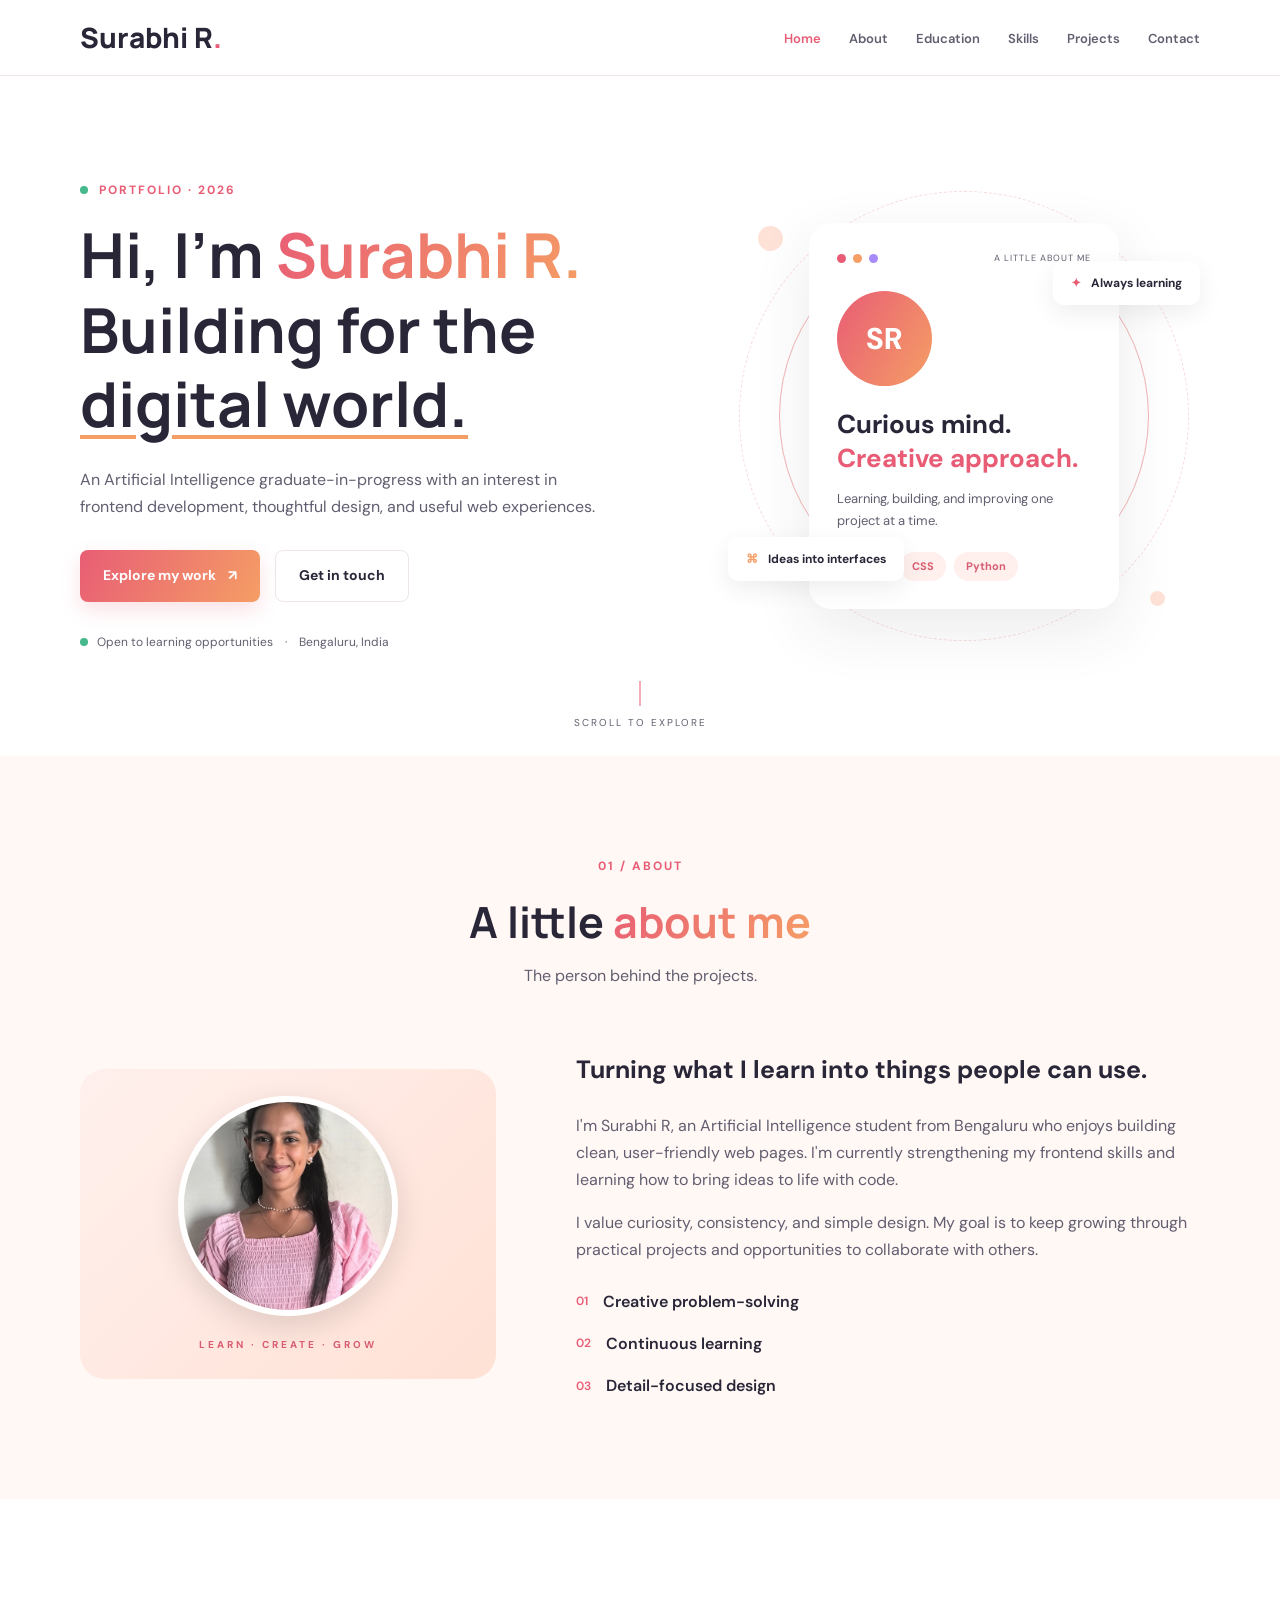
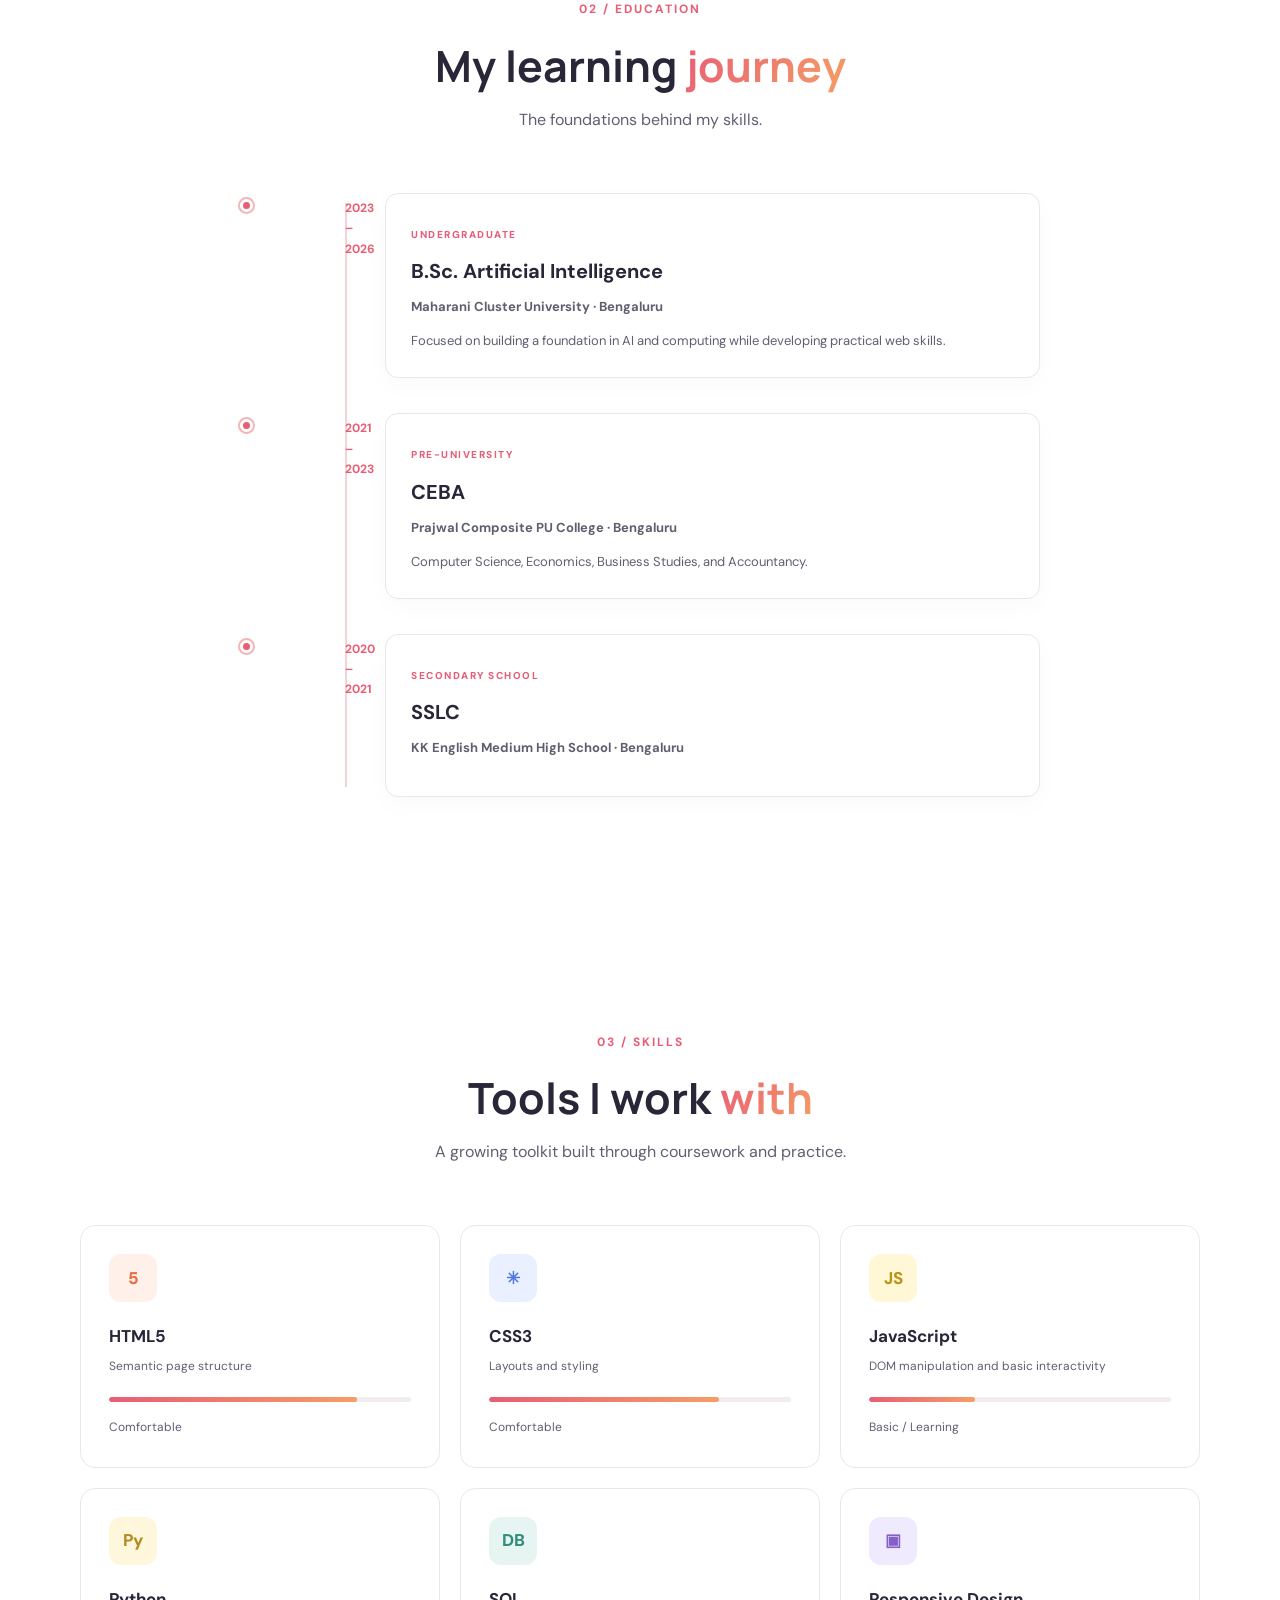
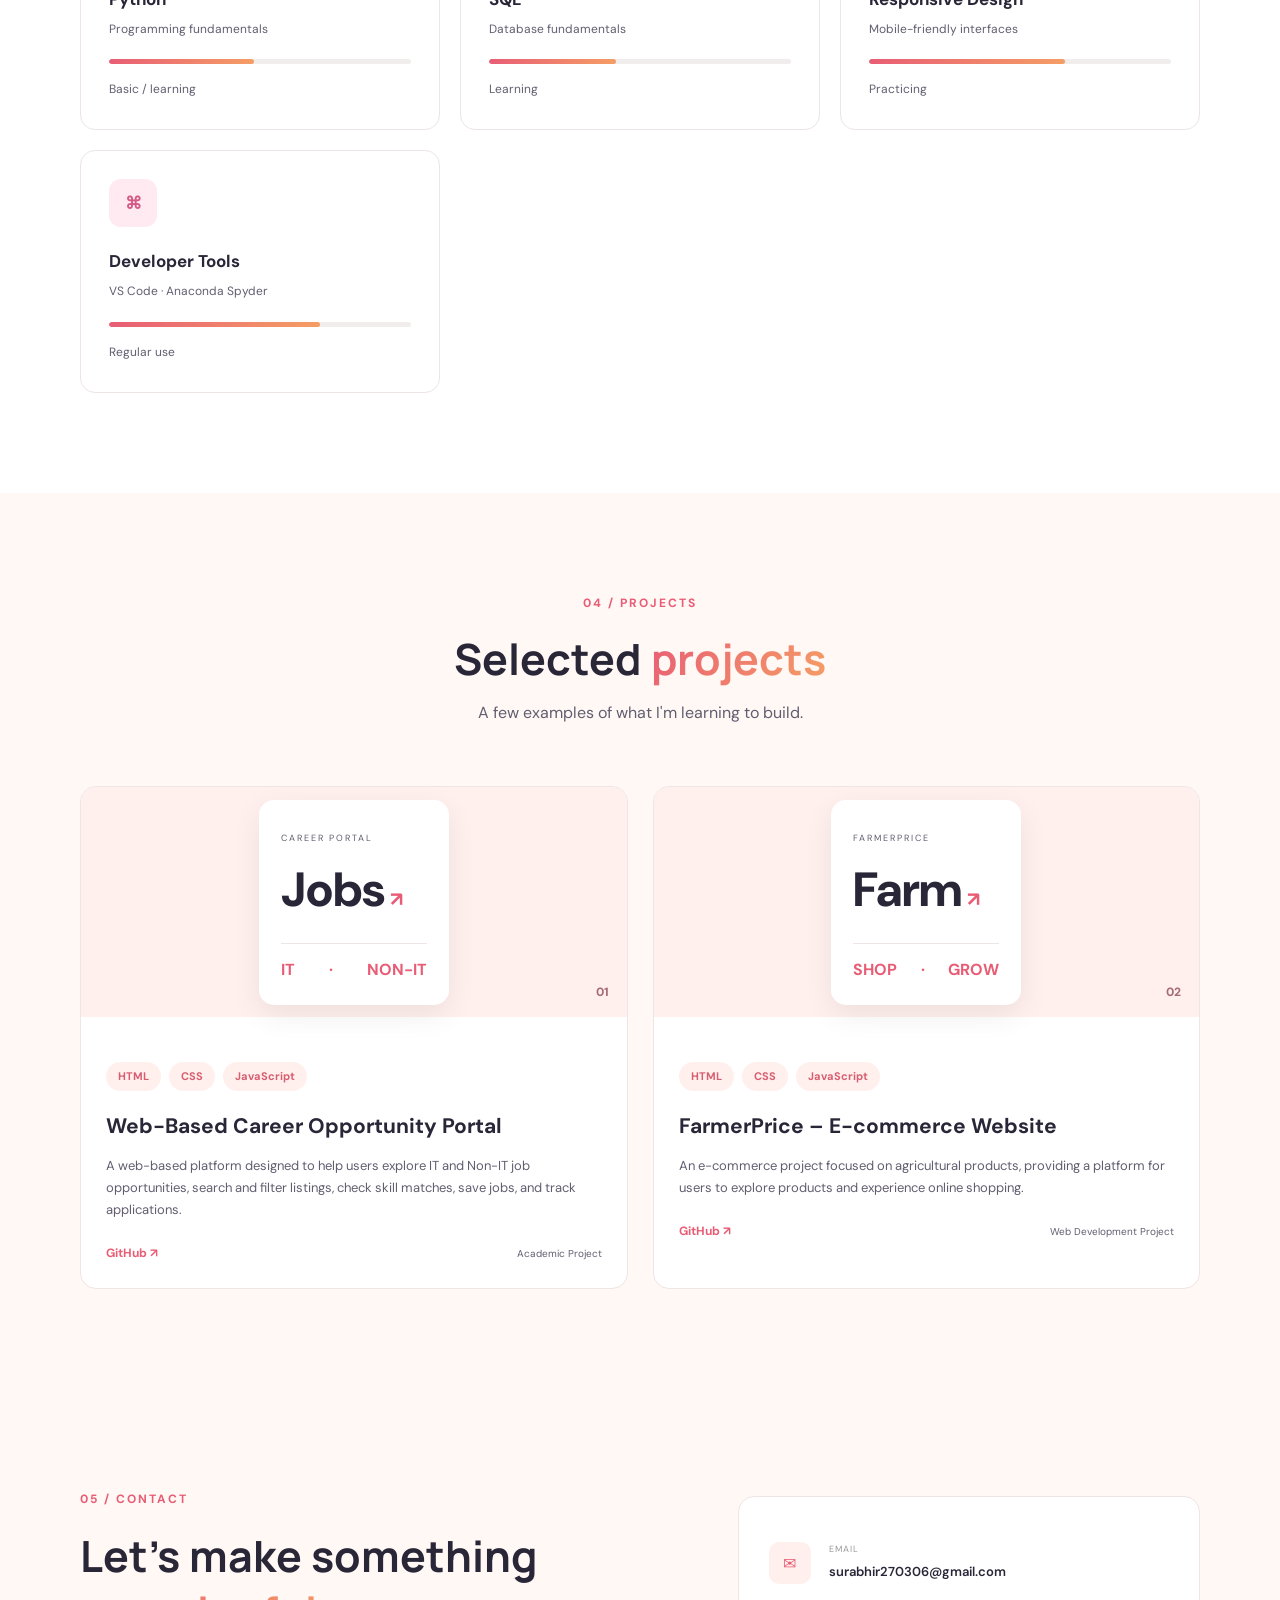
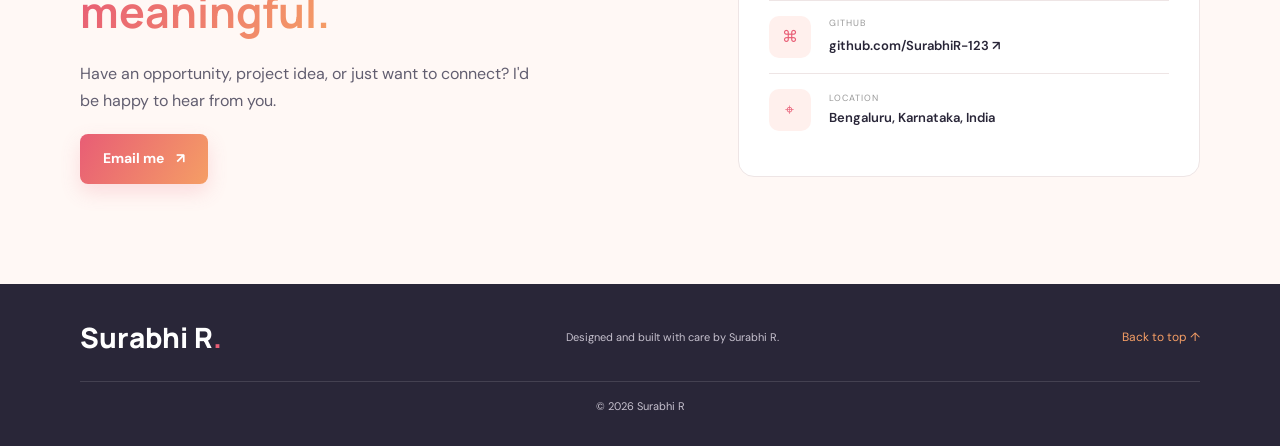
<file: WebDev-L1-PersonalPortfolio/index.html>
<!DOCTYPE html>
<html lang="en">
<head>
  <meta charset="UTF-8">
  <meta name="viewport" content="width=device-width, initial-scale=1.0">
  <meta name="description" content="Surabhi R's portfolio — Artificial Intelligence student and aspiring frontend developer.">
  <title>Surabhi R | Portfolio</title>
  <link rel="preconnect" href="https://fonts.googleapis.com">
  <link rel="preconnect" href="https://fonts.gstatic.com" crossorigin>
  <link href="https://fonts.googleapis.com/css2?family=DM+Sans:wght@400;500;600;700&family=Manrope:wght@400;500;600;700;800&display=swap" rel="stylesheet">
  <link rel="stylesheet" href="style.css">
  <script src="script.js" defer></script>
</head>
<body>
  <header class="site-header">
    <nav class="navbar container" aria-label="Main navigation">
      <a class="logo" href="#home" aria-label="Surabhi R home">Surabhi R<span>.</span></a>
      <button class="menu-toggle" id="menu-toggle" aria-label="Open navigation menu" aria-expanded="false" aria-controls="nav-links">
        <span></span><span></span><span></span>
      </button>
      <ul class="nav-links" id="nav-links">
        <li><a href="#home" class="nav-link active">Home</a></li>
        <li><a href="#about" class="nav-link">About</a></li>
        <li><a href="#education" class="nav-link">Education</a></li>
        
        <li><a href="#skills" class="nav-link">Skills</a></li>
        <li><a href="#projects" class="nav-link">Projects</a></li>
        <li><a href="#contact" class="nav-link">Contact</a></li>
      </ul>
    </nav>
  </header>

  <main>
    <section class="hero section" id="home">
      <div class="container hero-grid">
        <div class="hero-copy">
          <p class="eyebrow"><span class="eyebrow-dot"></span> PORTFOLIO · 2026</p>
          <h1>Hi, I'm <span class="gradient-text">Surabhi R.</span><br>Building for the <span class="underline-accent">digital world.</span></h1>
          <p class="hero-description">An Artificial Intelligence graduate-in-progress with an interest in frontend development, thoughtful design, and useful web experiences.</p>
          <div class="hero-actions">
            <a class="button button-primary" href="#projects">Explore my work <span aria-hidden="true">↗</span></a>
            <a class="button button-secondary" href="#contact">Get in touch</a>
          </div>
          <div class="hero-meta">
            <span><span class="status-dot"></span> Open to learning opportunities</span>
            <span class="meta-divider">·</span>
            <span>Bengaluru, India</span>
          </div>
        </div>
        <div class="hero-art" aria-label="Decorative profile card">
          <div class="orbit orbit-one"></div>
          <div class="orbit orbit-two"></div>
          <div class="profile-card">
            <div class="profile-card-top"><span class="card-dot pink"></span><span class="card-dot orange"></span><span class="card-dot lilac"></span><span class="card-label">A LITTLE ABOUT ME</span></div>
            <div class="avatar-placeholder" aria-hidden="true">SR</div>
            <h2>Curious mind.<br><span>Creative approach.</span></h2>
            <p>Learning, building, and improving one project at a time.</p>
            <div class="mini-tags"><span>HTML</span><span>CSS</span><span>Python</span></div>
          </div>
          <div class="floating-note note-top"><span class="note-icon">✦</span> Always learning</div>
          <div class="floating-note note-bottom"><span class="note-icon orange-icon">⌘</span> Ideas into interfaces</div>
          <div class="decor decor-one"></div><div class="decor decor-two"></div>
        </div>
      </div>
      <a class="scroll-cue" href="#about" aria-label="Scroll to about section"><span></span> SCROLL TO EXPLORE</a>
    </section>

    <section class="section section-soft" id="about">
      <div class="container">
        <div class="section-heading"><p class="eyebrow">01 / ABOUT</p><h2>A little <span class="gradient-text">about me</span></h2><p class="section-intro">The person behind the projects.</p></div>
        <div class="about-grid">
          <div class="about-mark">
            <img src="Photo.jpeg" alt="Surabhi R Profile Picture" class="about-image">
            <span class="mark-caption">LEARN · CREATE · GROW</span>
          </div>
          <div class="about-content">
            <h3>Turning what I learn into things people can use.</h3>
            <p>I'm Surabhi R, an Artificial Intelligence student from Bengaluru who enjoys building clean, user-friendly web pages. I'm currently strengthening my frontend skills and learning how to bring ideas to life with code.</p>
            <p>I value curiosity, consistency, and simple design. My goal is to keep growing through practical projects and opportunities to collaborate with others.</p>
            <div class="about-facts">
              <div><span class="fact-number">01</span><span>Creative problem-solving</span></div>
              <div><span class="fact-number">02</span><span>Continuous learning</span></div>
              <div><span class="fact-number">03</span><span>Detail-focused design</span></div>
            </div>
          </div>
        </div>
      </div>
    </section>

    <section class="section" id="education">
      <div class="container">
        <div class="section-heading"><p class="eyebrow">02 / EDUCATION</p><h2>My learning <span class="gradient-text">journey</span></h2><p class="section-intro">The foundations behind my skills.</p></div>
        <div class="timeline">
          <article class="timeline-item"><div class="timeline-marker"></div><div class="timeline-date">2023 – 2026</div><div class="timeline-card"><span class="timeline-type">UNDERGRADUATE</span><h3>B.Sc. Artificial Intelligence</h3><p class="timeline-place">Maharani Cluster University · Bengaluru</p><p>Focused on building a foundation in AI and computing while developing practical web skills.</p></div></article>
          <article class="timeline-item"><div class="timeline-marker"></div><div class="timeline-date">2021 – 2023</div><div class="timeline-card"><span class="timeline-type">PRE-UNIVERSITY</span><h3>CEBA</h3><p class="timeline-place">Prajwal Composite PU College · Bengaluru</p><p>Computer Science, Economics, Business Studies, and Accountancy.</p></div></article>
          <article class="timeline-item"><div class="timeline-marker"></div><div class="timeline-date">2020 – 2021</div><div class="timeline-card"><span class="timeline-type">SECONDARY SCHOOL</span><h3>SSLC</h3><p class="timeline-place">KK English Medium High School · Bengaluru</p></div></article>
        </div>
      </div>
    </section>

    

    <section class="section" id="skills">
      <div class="container">
        <div class="section-heading"><p class="eyebrow">03 / SKILLS</p><h2>Tools I work <span class="gradient-text">with</span></h2><p class="section-intro">A growing toolkit built through coursework and practice.</p></div>
        <div class="skills-grid">
          <article class="skill-card"><div class="skill-icon html-icon">5</div><h3>HTML5</h3><p>Semantic page structure</p><div class="skill-level"><span style="width:82%"></span></div><small>Comfortable</small></article>
          <article class="skill-card"><div class="skill-icon css-icon">✳</div><h3>CSS3</h3><p>Layouts and styling</p><div class="skill-level"><span style="width:76%"></span></div><small>Comfortable</small></article>
          <article class="skill-card">
              <div class="skill-icon javascript-icon">JS</div>
              <h3>JavaScript</h3>
              <p>DOM manipulation and basic interactivity</p>
              <div class="skill-level">
                  <span style="width:35%"></span>
              </div>
              <small>Basic / Learning</small>
          </article>
          <article class="skill-card"><div class="skill-icon python-icon">Py</div><h3>Python</h3><p>Programming fundamentals</p><div class="skill-level"><span style="width:48%"></span></div><small>Basic / learning</small></article>
          <article class="skill-card"><div class="skill-icon sql-icon">DB</div><h3>SQL</h3><p>Database fundamentals</p><div class="skill-level"><span style="width:42%"></span></div><small>Learning</small></article>
          <article class="skill-card"><div class="skill-icon responsive-icon">▣</div><h3>Responsive Design</h3><p>Mobile-friendly interfaces</p><div class="skill-level"><span style="width:65%"></span></div><small>Practicing</small></article>
          <article class="skill-card"><div class="skill-icon tools-icon">⌘</div><h3>Developer Tools</h3><p>VS Code · Anaconda Spyder</p><div class="skill-level"><span style="width:70%"></span></div><small>Regular use</small></article>
        </div>
        </div>
    </section>

    <section class="section section-soft" id="projects">
      <div class="container">
        <div class="section-heading"><p class="eyebrow">04 / PROJECTS</p><h2>Selected <span class="gradient-text">projects</span></h2><p class="section-intro">A few examples of what I'm learning to build.</p></div>
        


          <div class="projects-grid">

            <article class="project-card">
              <div class="project-visual">
                <div class="temp-widget">
                  <span class="temp-label">CAREER PORTAL</span>
                  <div class="temp-value">Jobs<span> ↗</span></div>
                  <div class="temp-divider"></div>
                  <div class="temp-bottom">
                    <span>IT</span>
                    <span>·</span>
                    <span>NON-IT</span>
                  </div>
                </div>
                <span class="project-number">01</span>
              </div>

              <div class="project-info">
                <div class="project-tags">
                  <span>HTML</span>
                  <span>CSS</span>
                  <span>JavaScript</span>
                </div>

                <h3>Web-Based Career Opportunity Portal</h3>

                <p>
                  A web-based platform designed to help users explore IT and Non-IT
                  job opportunities, search and filter listings, check skill matches,
                  save jobs, and track applications.
                </p>

                <div class="project-links">
                  <a href="https://github.com/SurabhiR-123"
                    target="_blank" rel="noopener noreferrer">
                    GitHub <span>↗</span>
                  </a>
                  <span class="project-status">Academic Project</span>
                </div>
              </div>
            </article>


  
            <article class="project-card">
              <div class="project-visual">
                <div class="temp-widget">
                  <span class="temp-label">FARMERPRICE</span>
                  <div class="temp-value">Farm<span> ↗</span></div>
                  <div class="temp-divider"></div>
                  <div class="temp-bottom">
                    <span>SHOP</span>
                    <span>·</span>
                    <span>GROW</span>
                  </div>
                </div>
                <span class="project-number">02</span>
              </div>

              <div class="project-info">
                <div class="project-tags">
                  <span>HTML</span>
                  <span>CSS</span>
                  <span>JavaScript</span>
                </div>

                <h3>FarmerPrice – E-commerce Website</h3>

                <p>
                  An e-commerce project focused on agricultural products,
                  providing a platform for users to explore products and
                  experience online shopping.
                </p>

                <div class="project-links">
                  <a href="https://github.com/SurabhiR-123"
                    target="_blank" rel="noopener noreferrer">
                    GitHub <span>↗</span>
                  </a>
                  <span class="project-status">Web Development Project</span>
                </div>
              </div>
            </article>

          </div>
        </div>
      </div>



      
    </section>

    <section class="section contact-section" id="contact">
      <div class="container contact-grid">
        <div><p class="eyebrow">05 / CONTACT</p><h2>Let's make something <span class="gradient-text">meaningful.</span></h2><p class="contact-copy">Have an opportunity, project idea, or just want to connect? I'd be happy to hear from you.</p><a class="button button-primary" href="mailto:surabhir270306@gmail.com">Email me <span aria-hidden="true">↗</span></a></div>
        <div class="contact-card">
          <div class="contact-row"><span class="contact-icon">✉</span><div><small>EMAIL</small><a href="mailto:surabhir270306.com">surabhir270306@gmail.com</a></div></div>
          <div class="contact-row"><span class="contact-icon">⌘</span><div><small>GITHUB</small><a href="https://github.com/SurabhiR-123" target="_blank" rel="noopener noreferrer">github.com/SurabhiR-123 ↗</a></div></div>
          <div class="contact-row"><span class="contact-icon">⌖</span><div><small>LOCATION</small><p>Bengaluru, Karnataka, India</p></div></div>
        </div>
      </div>
    </section>
  </main>

  <footer class="footer">
    <div class="container footer-inner"><a class="logo" href="#home">Surabhi R<span>.</span></a><p>Designed and built with care by Surabhi R.</p><a href="#home" class="back-top">Back to top ↑</a><p class="copyright">© <span id="year"></span> Surabhi R</p></div>
  </footer>
</body>
</html>
</file>
<file: WebDev-L1-PersonalPortfolio/style.css>
:root {
  --primary: #e85d75;
  --secondary: #f59e65;
  --dark: #292638;
  --text: #625e70;
  --light: #fff8f5;
  --white: #ffffff;
  --border: #eee5e5;
  --gradient: linear-gradient(120deg, #e85d75, #f59e65);
}

* {
  margin: 0;
  padding: 0;
  box-sizing: border-box;
}

html {
  scroll-behavior: smooth;
  scroll-padding-top: 85px;
}

body {
  font-family: "DM Sans", sans-serif;
  color: var(--dark);
  background: var(--white);
  line-height: 1.7;
}

a {
  text-decoration: none;
  color: inherit;
}

ul {
  list-style: none;
}

.container {
  width: min(1120px, 90%);
  margin: auto;
}

.section {
  padding: 100px 0;
}

.section-soft {
  background: var(--light);
}

.gradient-text {
  background: var(--gradient);
  -webkit-background-clip: text;
  background-clip: text;
  color: transparent;
}

.eyebrow {
  color: var(--primary);
  font-size: 12px;
  font-weight: 700;
  letter-spacing: 2px;
  margin-bottom: 18px;
}

.site-header {
  position: sticky;
  top: 0;
  z-index: 1000;
  background: rgba(255, 255, 255, 0.95);
  backdrop-filter: blur(15px);
  border-bottom: 1px solid var(--border);
}

.navbar {
  height: 75px;
  display: flex;
  align-items: center;
  justify-content: space-between;
}

.logo {
  font-family: "Manrope", sans-serif;
  font-size: 28px;
  font-weight: 800;
}

.logo span {
  color: var(--primary);
}

.nav-links {
  display: flex;
  gap: 28px;
  align-items: center;
}

.nav-link {
  font-size: 13px;
  font-weight: 600;
  color: var(--text);
  transition: 0.3s;
}

.nav-link:hover,
.nav-link.active {
  color: var(--primary);
}

.menu-toggle {
  display: none;
  border: 0;
  background: transparent;
  cursor: pointer;
}

.menu-toggle span {
  display: block;
  width: 25px;
  height: 2px;
  background: var(--dark);
  margin: 5px;
}

.hero {
  min-height: 680px;
  display: flex;
  align-items: center;
  position: relative;
  overflow: hidden;
}

.hero-grid {
  display: grid;
  grid-template-columns: 1.1fr 0.9fr;
  align-items: center;
  gap: 70px;
}

.hero-copy h1 {
  font-family: "Manrope", sans-serif;
  font-size: clamp(38px, 5vw, 62px);
  line-height: 1.2;
  margin-bottom: 24px;
}

.underline-accent {
  text-decoration: underline;
  text-decoration-color: #f59e65;
  text-decoration-thickness: 4px;
  text-underline-offset: 8px;
}

.hero-description,
.section-intro {
  color: var(--text);
  max-width: 530px;
}

.hero-actions {
  display: flex;
  gap: 15px;
  margin: 30px 0;
  flex-wrap: wrap;
}

.button {
  padding: 13px 23px;
  border-radius: 8px;
  display: inline-flex;
  align-items: center;
  gap: 12px;
  font-size: 14px;
  font-weight: 700;
  transition: 0.3s;
}

.button:hover {
  transform: translateY(-3px);
}

.button-primary {
  color: white;
  background: var(--gradient);
  box-shadow: 0 8px 20px #e85d7530;
}

.button-secondary {
  border: 1px solid var(--border);
  background: white;
}

.hero-meta {
  display: flex;
  flex-wrap: wrap;
  gap: 12px;
  color: var(--text);
  font-size: 12px;
}

.status-dot,
.eyebrow-dot {
  display: inline-block;
  width: 8px;
  height: 8px;
  background: #45b98b;
  border-radius: 50%;
  margin-right: 6px;
}

.hero-art {
  position: relative;
  min-height: 420px;
  display: grid;
  place-items: center;
}

.profile-card {
  width: 310px;
  padding: 28px;
  border-radius: 22px;
  background: white;
  box-shadow: 0 20px 60px #342c3518;
  position: relative;
  z-index: 2;
}

.profile-card-top {
  display: flex;
  align-items: center;
  gap: 7px;
  margin-bottom: 25px;
}

.card-dot {
  width: 9px;
  height: 9px;
  border-radius: 50%;
}

.pink { background: #e85d75; }
.orange { background: #f59e65; }
.lilac { background: #a78bfa; }

.card-label {
  margin-left: auto;
  font-size: 9px;
  letter-spacing: 1px;
  color: var(--text);
}

.avatar-placeholder {
  width: 95px;
  height: 95px;
  border-radius: 50%;
  background: var(--gradient);
  color: white;
  display: grid;
  place-items: center;
  font-size: 30px;
  font-weight: 800;
  margin-bottom: 22px;
}

.profile-card h2 {
  font-size: 26px;
  line-height: 1.3;
  margin-bottom: 12px;
}

.profile-card h2 span {
  color: var(--primary);
}

.profile-card p {
  color: var(--text);
  font-size: 13px;
}

.mini-tags,
.project-tags {
  display: flex;
  gap: 8px;
  flex-wrap: wrap;
  margin-top: 20px;
}

.mini-tags span,
.project-tags span {
  background: #fff0ed;
  color: #d85d70;
  padding: 5px 12px;
  border-radius: 20px;
  font-size: 11px;
  font-weight: 700;
}

.orbit {
  position: absolute;
  border: 1px solid #f3b5b5;
  border-radius: 50%;
}

.orbit-one {
  width: 370px;
  height: 370px;
}

.orbit-two {
  width: 450px;
  height: 450px;
  border-style: dashed;
  opacity: 0.5;
}

.floating-note {
  position: absolute;
  z-index: 3;
  background: white;
  padding: 12px 18px;
  border-radius: 10px;
  box-shadow: 0 8px 25px #00000012;
  font-size: 12px;
  font-weight: 700;
}

.note-top {
  top: 55px;
  right: 0;
}

.note-bottom {
  bottom: 45px;
  left: 0;
}

.note-icon {
  color: var(--primary);
  margin-right: 7px;
}

.orange-icon {
  color: var(--secondary);
}

.decor {
  position: absolute;
  border-radius: 50%;
  background: #ffe2d7;
}

.decor-one {
  width: 25px;
  height: 25px;
  top: 20px;
  left: 30px;
}

.decor-two {
  width: 15px;
  height: 15px;
  bottom: 20px;
  right: 35px;
}

.scroll-cue {
  position: absolute;
  bottom: 25px;
  left: 50%;
  transform: translateX(-50%);
  font-size: 10px;
  letter-spacing: 2px;
  color: var(--text);
}

.scroll-cue span {
  display: block;
  width: 1px;
  height: 25px;
  background: var(--primary);
  margin: auto auto 8px;
}

.section-heading {
  text-align: center;
  margin-bottom: 60px;
}

.section-heading h2,
.contact-grid h2 {
  font-family: "Manrope", sans-serif;
  font-size: clamp(30px, 4vw, 43px);
  line-height: 1.3;
  margin-bottom: 12px;
}

.section-intro {
  margin: auto;
}

.about-grid {
  display: grid;
  grid-template-columns: 0.8fr 1.2fr;
  align-items: center;
  gap: 80px;
}

.about-mark {
  min-height: 310px;
  background: var(--gradient);
  border-radius: 25px;
  display: flex;
  flex-direction: column;
  justify-content: center;
  align-items: center;
  color: white;
}

.big-mark {
  font-family: "Manrope", sans-serif;
  font-size: 100px;
  font-weight: 800;
}

.mark-caption {
  letter-spacing: 3px;
  font-size: 10px;
}

.about-content h3 {
  font-size: 25px;
  margin-bottom: 20px;
}

.about-content p {
  color: var(--text);
  margin-bottom: 15px;
}

.about-facts {
  display: grid;
  gap: 15px;
  margin-top: 25px;
}

.about-facts div {
  display: flex;
  gap: 15px;
  align-items: center;
  font-weight: 600;
}

.fact-number {
  color: var(--primary);
  font-size: 12px;
}

.timeline {
  max-width: 800px;
  margin: auto;
  position: relative;
}

.timeline::before {
  content: "";
  position: absolute;
  left: 105px;
  top: 10px;
  bottom: 10px;
  width: 2px;
  background: #f3d4d4;
}

.timeline-item {
  display: grid;
  grid-template-columns: 85px 20px 1fr;
  gap: 20px;
  margin-bottom: 35px;
  align-items: start;
}

.timeline-date {
  font-size: 12px;
  font-weight: 700;
  color: var(--primary);
  padding-top: 5px;
}

.timeline-marker {
  width: 13px;
  height: 13px;
  background: var(--primary);
  border: 3px solid white;
  outline: 2px solid #f3b5b5;
  border-radius: 50%;
  margin-top: 6px;
  z-index: 1;
}

.timeline-card {
  background: white;
  border: 1px solid var(--border);
  border-radius: 13px;
  padding: 25px;
  box-shadow: 0 8px 25px #00000006;
}

.timeline-type {
  color: var(--primary);
  font-size: 10px;
  font-weight: 800;
  letter-spacing: 1.5px;
}

.timeline-card h3,
.experience-main h3 {
  font-size: 20px;
  margin: 8px 0;
}

.timeline-place {
  font-size: 13px;
  font-weight: 700;
  color: var(--text);
  margin-bottom: 12px;
}

.timeline-card p:not(.timeline-place),
.experience-main p:not(.timeline-place) {
  color: var(--text);
  font-size: 13px;
}

.javascript-icon {
    background: #fff7d6;
    color: #b79516;
}

.result-chip {
  display: inline-block;
  margin-top: 15px;
  padding: 5px 12px;
  background: #fff0ed;
  color: var(--primary);
  border-radius: 20px;
  font-size: 11px;
  font-weight: 700;
}

.experience-card {
  max-width: 850px;
  margin: auto;
  padding: 35px;
  display: flex;
  align-items: flex-start;
  gap: 25px;
  background: white;
  border: 1px solid var(--border);
  border-radius: 16px;
  box-shadow: 0 10px 35px #00000008;
}

.experience-icon {
  min-width: 55px;
  height: 55px;
  border-radius: 14px;
  background: #fff0ed;
  color: var(--primary);
  display: grid;
  place-items: center;
  font-size: 25px;
}

.experience-label {
  margin-left: auto;
  white-space: nowrap;
  color: var(--primary);
  font-size: 11px;
  font-weight: 700;
}

.about-mark {
    min-height: 310px;
    background: linear-gradient(135deg, #fff0ed, #ffe1d5);
    border-radius: 25px;
    display: flex;
    flex-direction: column;
    justify-content: center;
    align-items: center;
    gap: 20px;
    padding: 25px;
}

.about-image {
    width: 220px;
    height: 220px;
    object-fit: cover;
    border-radius: 50%;
    border: 6px solid white;
    box-shadow: 0 10px 30px #00000020;
}

.mark-caption {
    color: #d85d70;
    letter-spacing: 3px;
    font-size: 10px;
    font-weight: 700;
}

.small-note {
  color: #918b98;
  font-size: 11px;
  text-align: center;
  margin-top: 25px;
}

.skills-grid {
  display: grid;
  grid-template-columns: repeat(3, 1fr);
  gap: 20px;
}

.skill-card {
  border: 1px solid var(--border);
  padding: 28px;
  border-radius: 15px;
  transition: 0.3s;
  background: white;
}

.skill-card:hover,
.project-card:hover {
  transform: translateY(-6px);
  box-shadow: 0 15px 35px #0000000d;
}

.skill-icon {
  width: 48px;
  height: 48px;
  display: grid;
  place-items: center;
  border-radius: 12px;
  font-weight: 800;
  font-size: 17px;
  margin-bottom: 20px;
}

.html-icon { background: #fff0e9; color: #e96c42; }
.css-icon { background: #eaf0ff; color: #5279df; }
.python-icon { background: #fff7dc; color: #b28b23; }
.sql-icon { background: #e7f5f2; color: #318d7c; }
.responsive-icon { background: #f0eaff; color: #8560c7; }
.tools-icon { background: #ffeaf1; color: #d45a85; }

.skill-card h3 {
  font-size: 17px;
  margin-bottom: 5px;
}

.skill-card p,
.skill-card small {
  font-size: 12px;
  color: var(--text);
}

.skill-level {
  height: 5px;
  border-radius: 10px;
  background: #f1eded;
  margin: 20px 0 10px;
  overflow: hidden;
}

.skill-level span {
  height: 100%;
  display: block;
  background: var(--gradient);
  border-radius: inherit;
}

.projects-grid {
  display: grid;
  grid-template-columns: repeat(2, 1fr);
  gap: 25px;
}

.project-card {
  border: 1px solid var(--border);
  border-radius: 16px;
  overflow: hidden;
  transition: 0.3s;
  background: white;
}

.project-visual {
  height: 230px;
  position: relative;
  background: #fff0ed;
  display: grid;
  place-items: center;
}

.temperature-visual {
  background: #f0eaff;
}

.browser-bar {
  position: absolute;
  top: 0;
  left: 0;
  width: 100%;
  padding: 12px;
  background: #ffffffa8;
  display: flex;
  gap: 6px;
}

.browser-bar span {
  width: 8px;
  height: 8px;
  border-radius: 50%;
  background: #e89b9b;
}

.visual-content {
  width: 75%;
  height: 125px;
  display: flex;
  gap: 12px;
  margin-top: 20px;
}

.visual-sidebar {
  width: 25%;
  background: #f5c7c6;
  border-radius: 5px;
}

.visual-main {
  flex: 1;
}

.visual-line {
  width: 55%;
  height: 7px;
  background: #e8a5a6;
  border-radius: 10px;
  margin-bottom: 10px;
}

.visual-line.wide {
  width: 85%;
}

.visual-job {
  background: white;
  padding: 8px;
  border-radius: 5px;
  margin-top: 8px;
}

.visual-job b,
.visual-job i {
  display: block;
  height: 5px;
  background: #f3d4d4;
  border-radius: 5px;
  margin-bottom: 5px;
}

.visual-job b { width: 70%; }
.visual-job i { width: 45%; }

.project-number {
  position: absolute;
  bottom: 15px;
  right: 18px;
  font-size: 12px;
  font-weight: 800;
  color: #a66b78;
}

.temp-widget {
  background: white;
  width: 190px;
  padding: 22px;
  border-radius: 15px;
  box-shadow: 0 10px 30px #00000012;
}

.temp-label {
  font-size: 9px;
  letter-spacing: 2px;
  color: var(--text);
}

.temp-value {
  font-size: 48px;
  font-weight: 800;
}

.temp-value span {
  font-size: 20px;
  color: var(--primary);
}

.temp-divider {
  height: 1px;
  background: var(--border);
  margin: 12px 0;
}

.temp-bottom {
  display: flex;
  justify-content: space-between;
  font-weight: 700;
  color: var(--primary);
}

.project-info {
  padding: 25px;
}

.project-info h3 {
  font-size: 21px;
  margin: 18px 0 10px;
}

.project-info p {
  font-size: 13px;
  color: var(--text);
}

.project-links {
  display: flex;
  align-items: center;
  justify-content: space-between;
  gap: 10px;
  margin-top: 22px;
  flex-wrap: wrap;
}

.project-links a {
  color: var(--primary);
  font-size: 12px;
  font-weight: 700;
}

.project-status {
  font-size: 10px;
  color: var(--text);
}

.contact-section {
  background: #fff8f5;
}

.contact-grid {
  display: grid;
  grid-template-columns: 1fr 0.8fr;
  gap: 80px;
  align-items: center;
}

.contact-copy {
  color: var(--text);
  margin: 20px 0;
  max-width: 450px;
}

.contact-card {
  background: white;
  border: 1px solid var(--border);
  border-radius: 16px;
  padding: 30px;
}

.contact-row {
  display: flex;
  align-items: center;
  gap: 18px;
  padding: 15px 0;
  border-bottom: 1px solid var(--border);
}

.contact-row:last-child {
  border-bottom: none;
}

.contact-icon {
  width: 42px;
  height: 42px;
  display: grid;
  place-items: center;
  background: #fff0ed;
  color: var(--primary);
  border-radius: 10px;
}

.contact-row small {
  display: block;
  color: #999;
  font-size: 9px;
  letter-spacing: 1px;
}

.contact-row a,
.contact-row p {
  font-size: 13px;
  font-weight: 600;
  overflow-wrap: anywhere;
}

.footer {
  background: #292638;
  color: white;
  padding: 30px 0;
}

.footer-inner {
  display: flex;
  justify-content: space-between;
  align-items: center;
  gap: 20px;
  flex-wrap: wrap;
}

.footer p {
  font-size: 11px;
  color: #c6c1ce;
}

.back-top {
  font-size: 12px;
  color: #f59e65;
}

.copyright {
  width: 100%;
  text-align: center;
  padding-top: 15px;
  border-top: 1px solid #ffffff20;
}

@media (max-width: 900px) {
  .nav-links {
    gap: 15px;
  }

  .hero-grid {
    gap: 25px;
  }

  .about-grid,
  .contact-grid {
    gap: 40px;
  }

  .experience-card {
    flex-wrap: wrap;
  }
}

@media (max-width: 700px) {
  .section {
    padding: 70px 0;
  }

  .menu-toggle {
    display: block;
  }

  .nav-links {
    display: none;
    position: absolute;
    top: 75px;
    left: 0;
    width: 100%;
    background: white;
    flex-direction: column;
    align-items: flex-start;
    padding: 20px 6%;
    gap: 20px;
    box-shadow: 0 12px 20px #00000010;
  }

  .nav-links.show {
    display: flex;
  }

  .hero {
    min-height: auto;
    padding: 75px 0 100px;
  }

  .hero-grid {
    grid-template-columns: 1fr;
    text-align: center;
  }

  .hero-description {
    margin: auto;
  }

  .hero-actions,
  .hero-meta {
    justify-content: center;
  }

  .hero-art {
    min-height: 400px;
  }

  .orbit-one {
    width: 310px;
    height: 310px;
  }

  .orbit-two {
    width: 360px;
    height: 360px;
  }

  .profile-card {
    width: min(290px, 85%);
  }

  .note-top {
    right: 0;
  }

  .note-bottom {
    left: 0;
  }

  .scroll-cue {
    display: none;
  }

  .about-grid,
  .contact-grid {
    grid-template-columns: 1fr;
  }

  .about-mark {
    min-height: 230px;
  }

  .skills-grid {
    grid-template-columns: repeat(2, 1fr);
  }

  .projects-grid {
    grid-template-columns: 1fr;
  }

  .timeline::before {
    left: 8px;
  }

  .timeline-item {
    grid-template-columns: 18px 1fr;
    gap: 15px;
  }

  .timeline-marker {
    grid-column: 1;
    grid-row: 1 / span 2;
  }

  .timeline-date {
    grid-column: 2;
  }

  .timeline-card {
    grid-column: 2;
  }

  .experience-label {
    margin-left: 0;
  }

  .footer-inner {
    justify-content: center;
    text-align: center;
  }
}

@media (max-width: 420px) {
  .skills-grid {
    grid-template-columns: 1fr;
  }

  .hero-copy h1 {
    font-size: 36px;
  }

  .experience-card {
    padding: 22px;
  }

  .project-info {
    padding: 20px;
  }
}





.reveal {
  opacity: 0;
  transform: translateY(25px);
  transition: opacity 0.7s ease, transform 0.7s ease;
}

.reveal.visible {
  opacity: 1;
  transform: translateY(0);
}

@media (prefers-reduced-motion: reduce) {
  html {
    scroll-behavior: auto;
  }

  .reveal {
    opacity: 1;
    transform: none;
    transition: none;
  }
}
</file>
